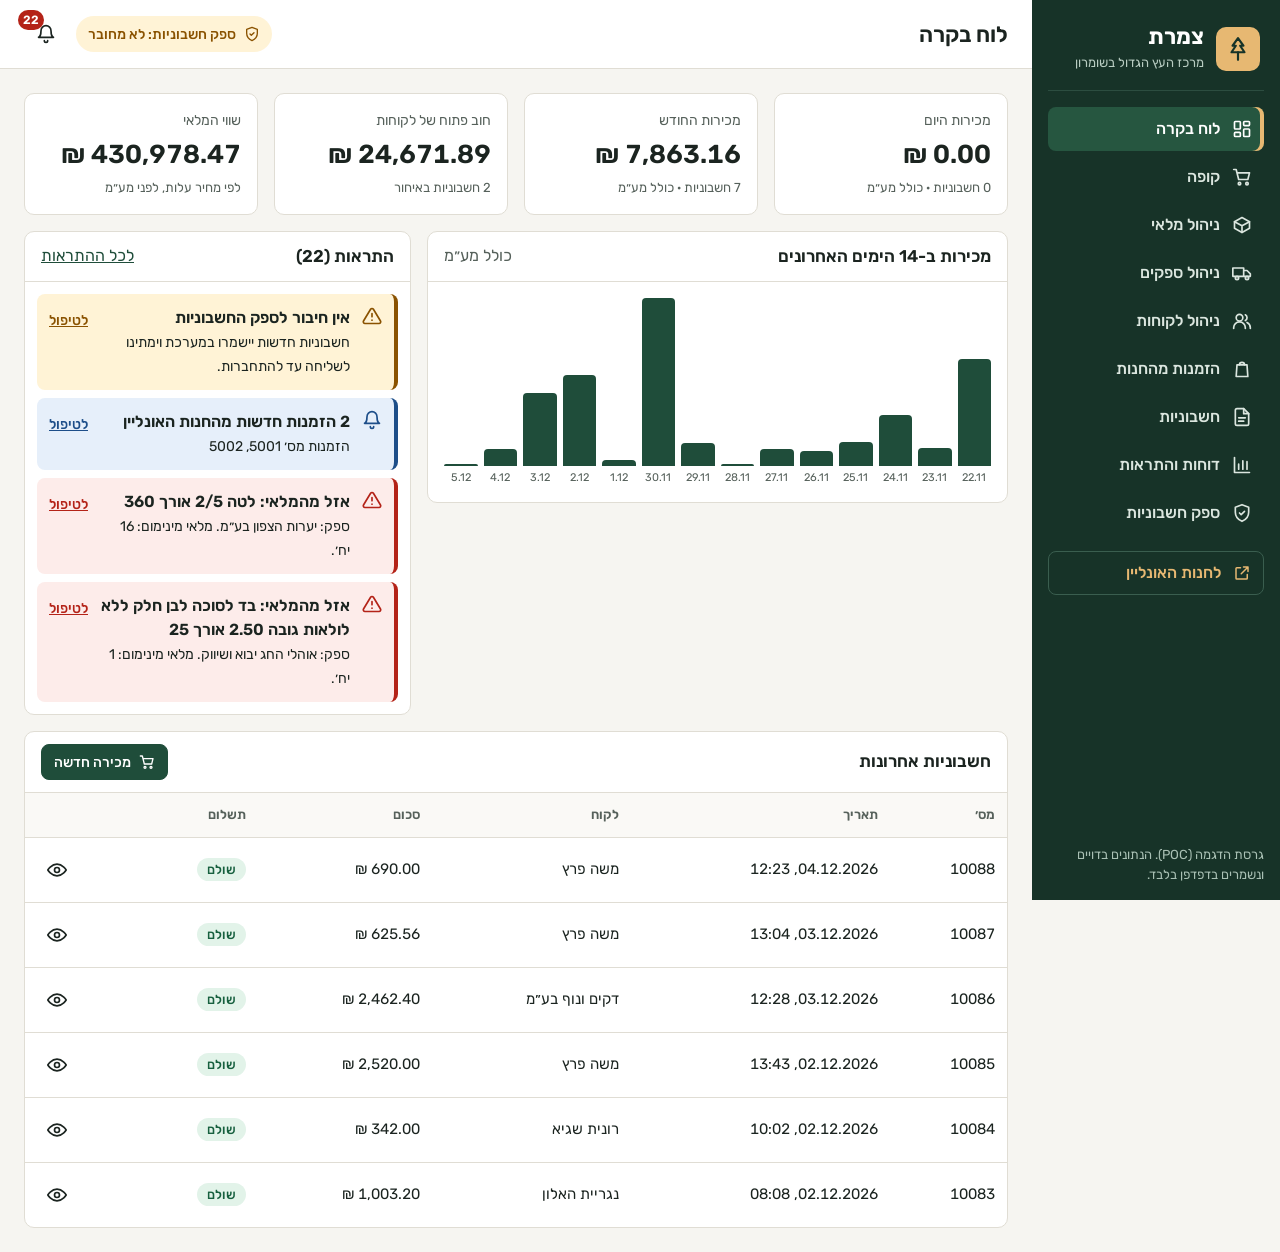
<file: index.html>
<!DOCTYPE html>
<html lang="he" dir="rtl">
<head>
  <meta charset="UTF-8">
  <meta name="viewport" content="width=device-width, initial-scale=1">
  <title>צמרת · מערכת ניהול</title>
  <link rel="preconnect" href="https://fonts.googleapis.com">
  <link rel="preconnect" href="https://fonts.gstatic.com" crossorigin>
  <link href="https://fonts.googleapis.com/css2?family=Rubik:wght@400;500;600;700&display=swap" rel="stylesheet">
  <link rel="stylesheet" href="css/style.css">
</head>
<body>
  <a class="skip-link" href="#view">דילוג לתוכן הראשי</a>

  <aside class="sidebar" id="sidebar">
    <div class="brand">
      <span class="brand-mark" id="brand-mark"></span>
      <div>
        <strong>צמרת</strong>
        <small>מרכז העץ הגדול בשומרון</small>
      </div>
    </div>
    <nav id="nav" aria-label="תפריט ראשי"></nav>
    <a class="store-link" id="store-link" href="store.html" target="_blank" rel="noopener"></a>
    <p class="sidebar-note">גרסת הדגמה (POC). הנתונים בדויים ונשמרים בדפדפן בלבד.</p>
  </aside>
  <div class="backdrop" data-action="toggleNav"></div>

  <div class="main">
    <header class="topbar">
      <button class="icon-btn menu-btn" id="menu-btn" data-action="toggleNav" aria-label="פתיחת התפריט"></button>
      <h1 id="page-title"></h1>
      <div class="topbar-status" id="header-status"></div>
    </header>
    <main id="view" tabindex="-1"></main>
  </div>

  <dialog id="modal" aria-labelledby="modal-title">
    <header class="modal-head">
      <h2 id="modal-title"></h2>
      <button class="icon-btn" id="modal-close" data-action="closeModal" aria-label="סגירה"></button>
    </header>
    <div id="modal-body"></div>
  </dialog>

  <div id="toasts" role="status" aria-live="polite"></div>
  <div id="print-root"></div>

  <script src="js/util.js"></script>
  <script src="js/catalog.js"></script>
  <script src="js/invoice-api.js"></script>
  <script src="js/data.js"></script>
  <script src="js/app.js"></script>
</body>
</html>
</file>
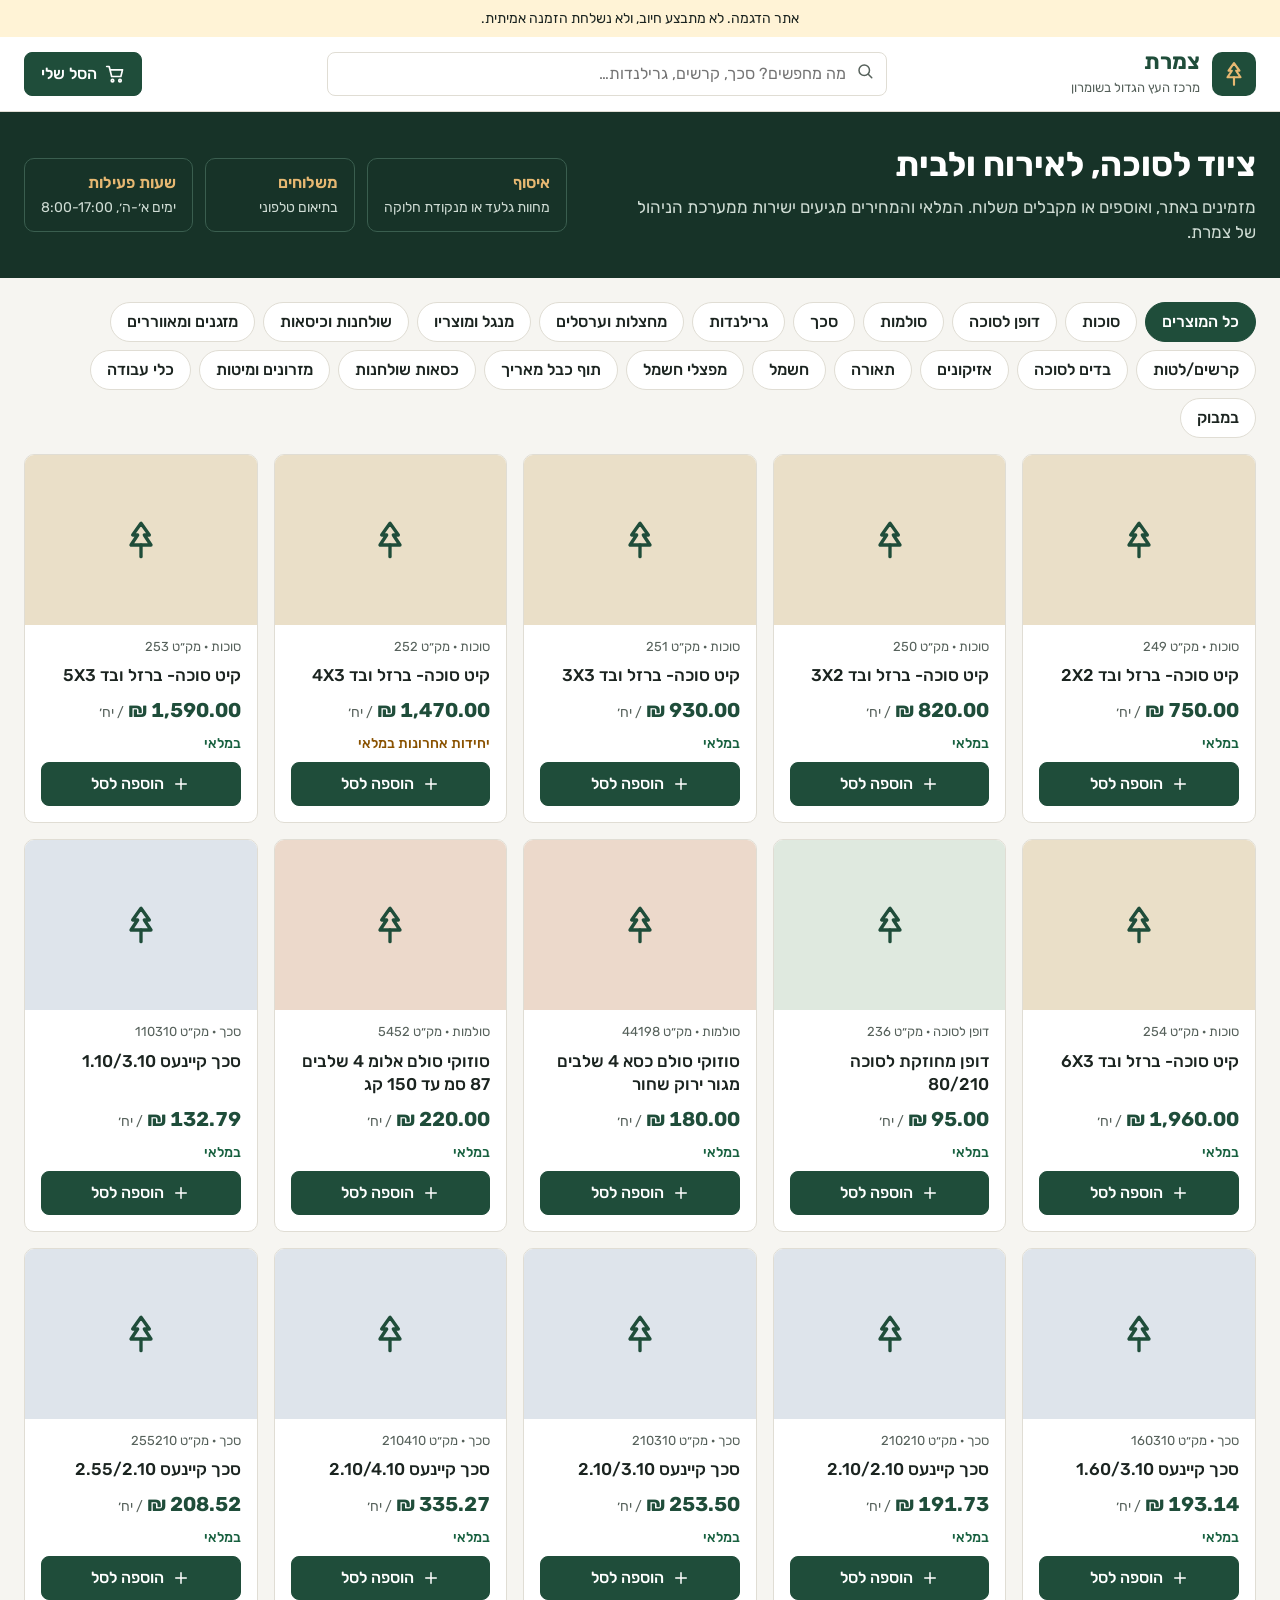
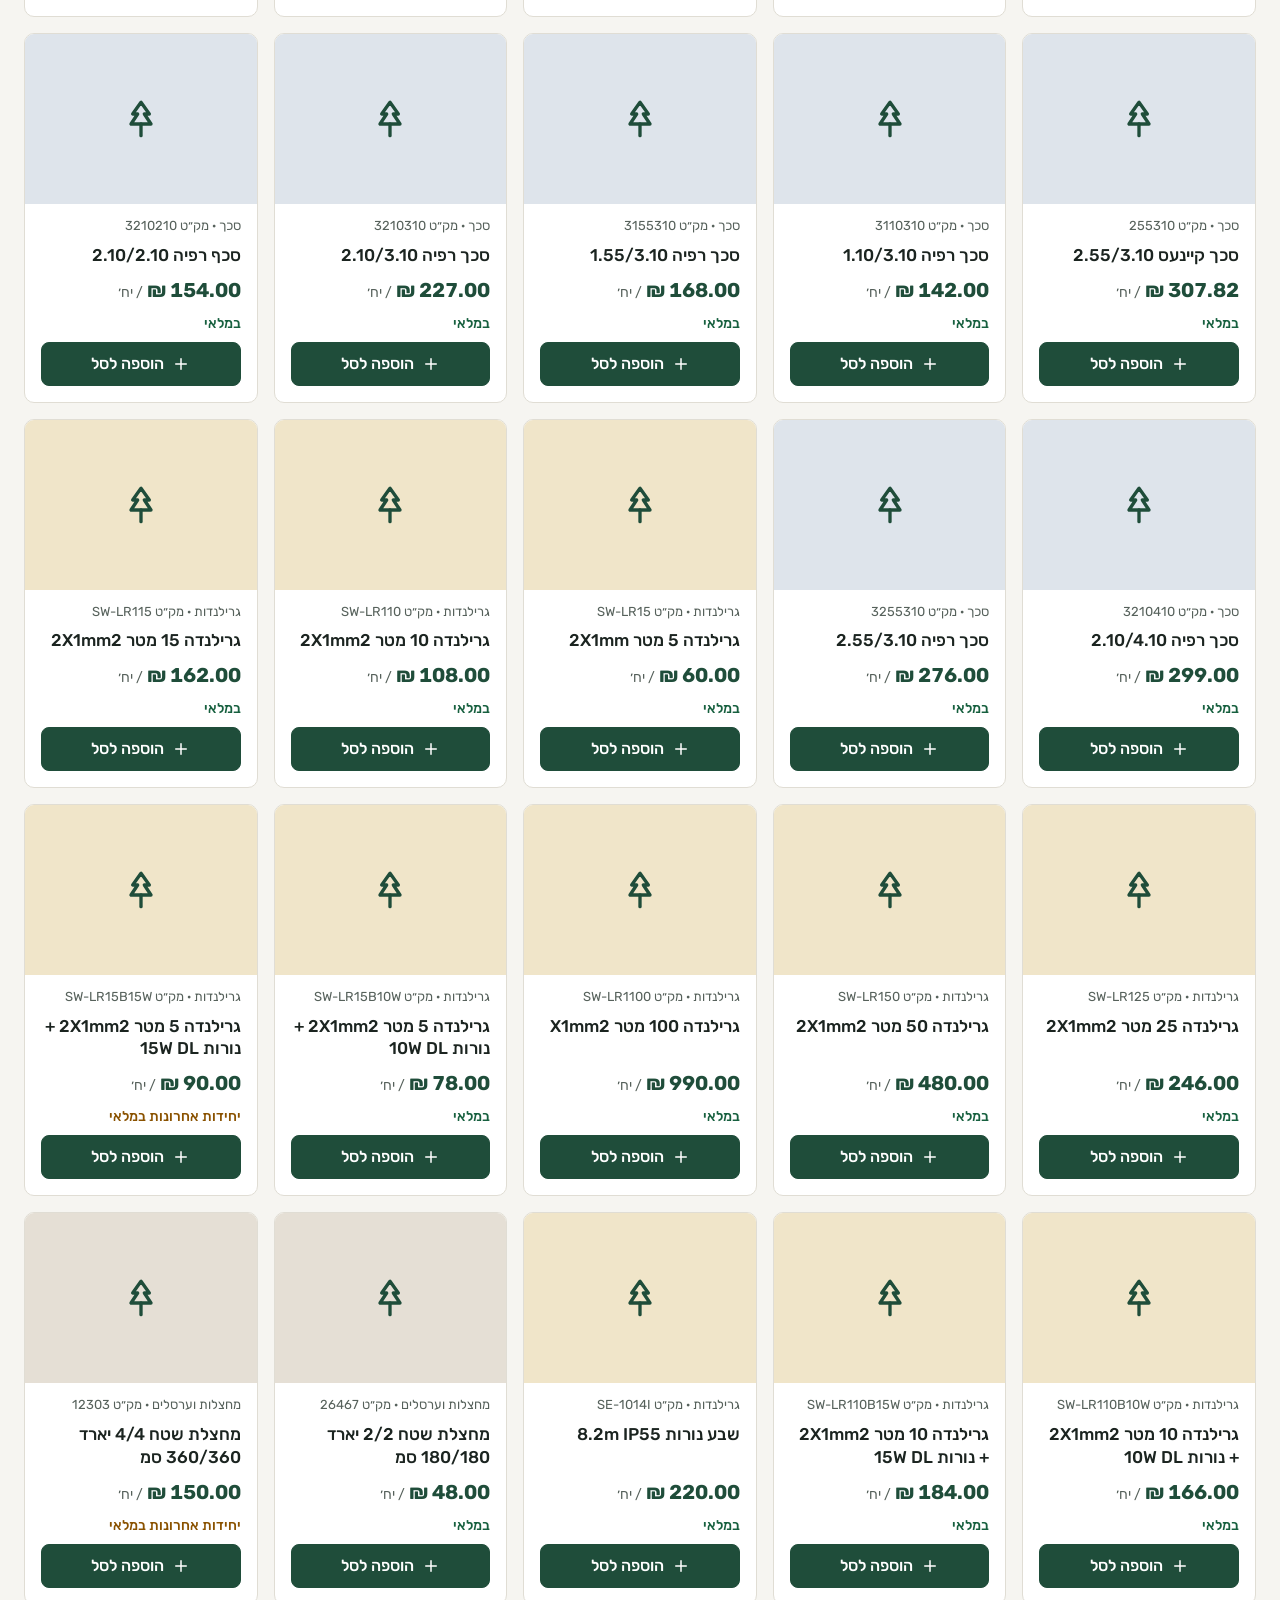
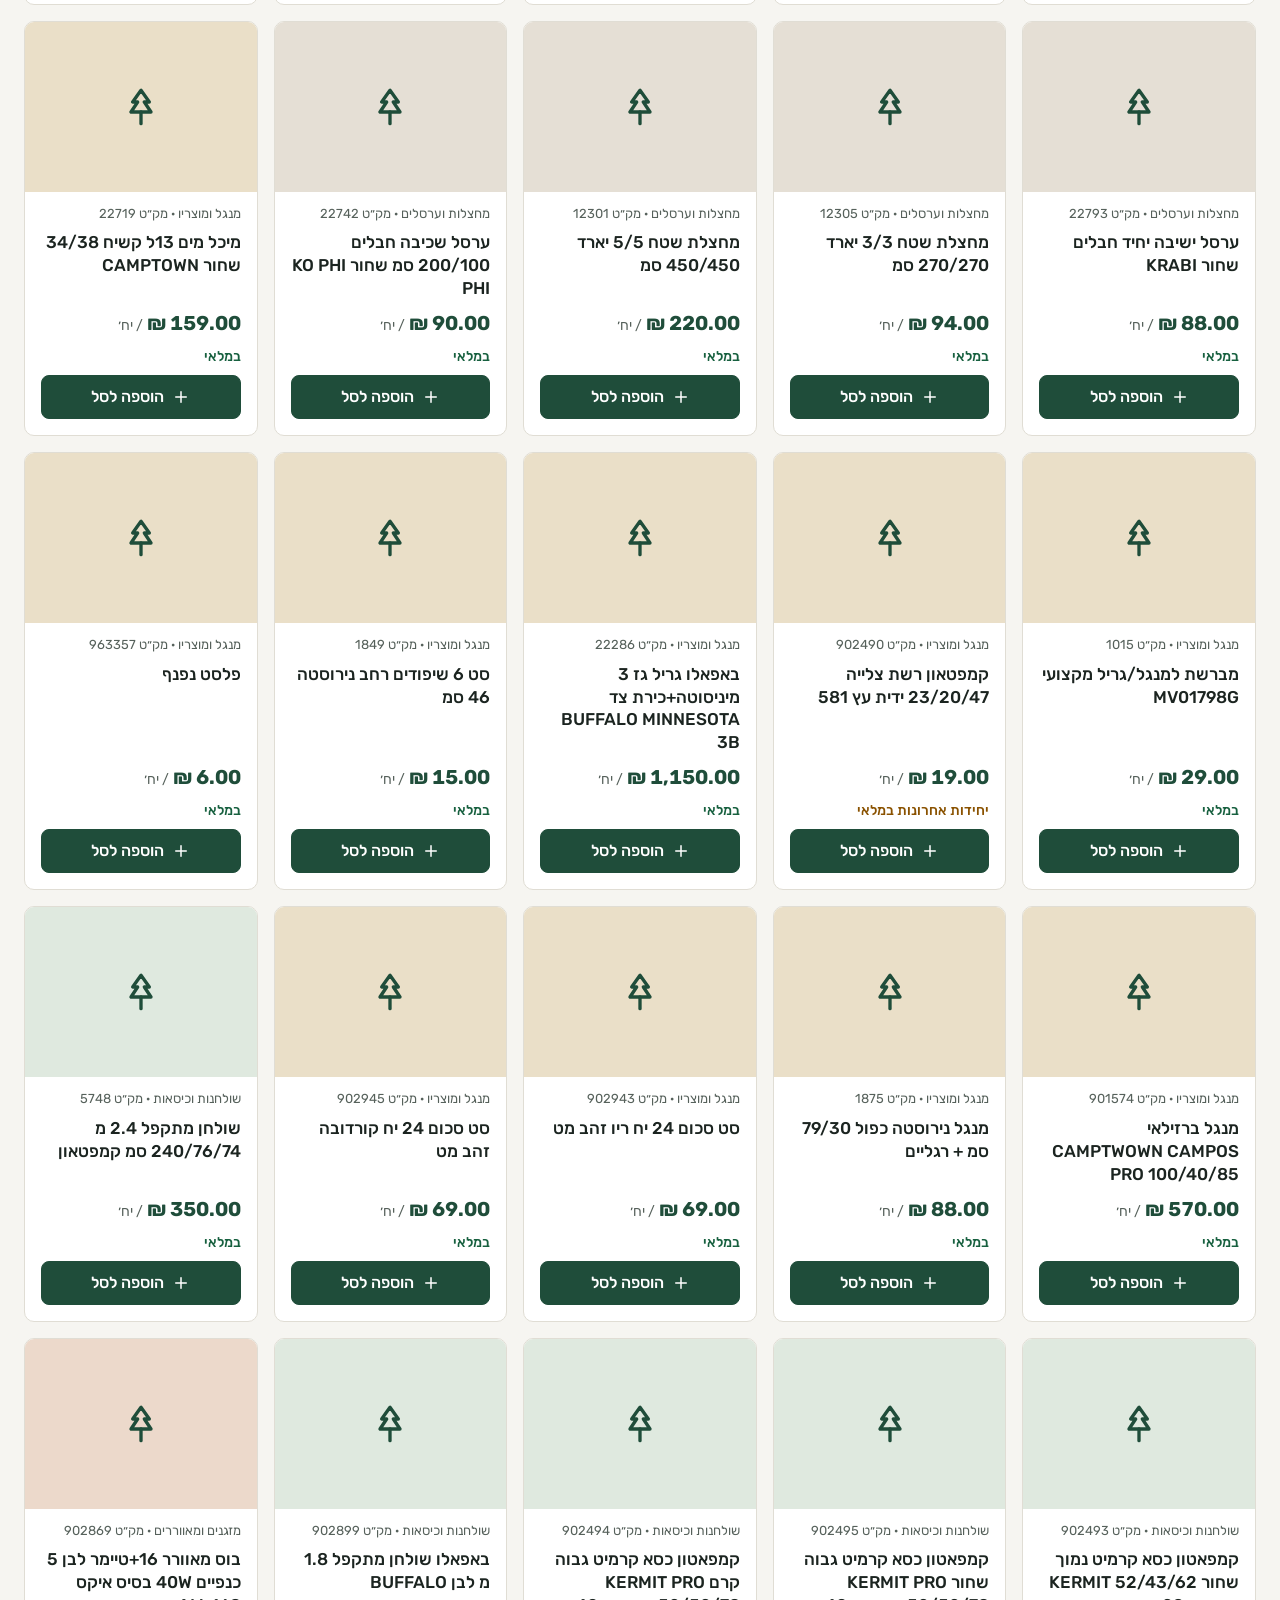
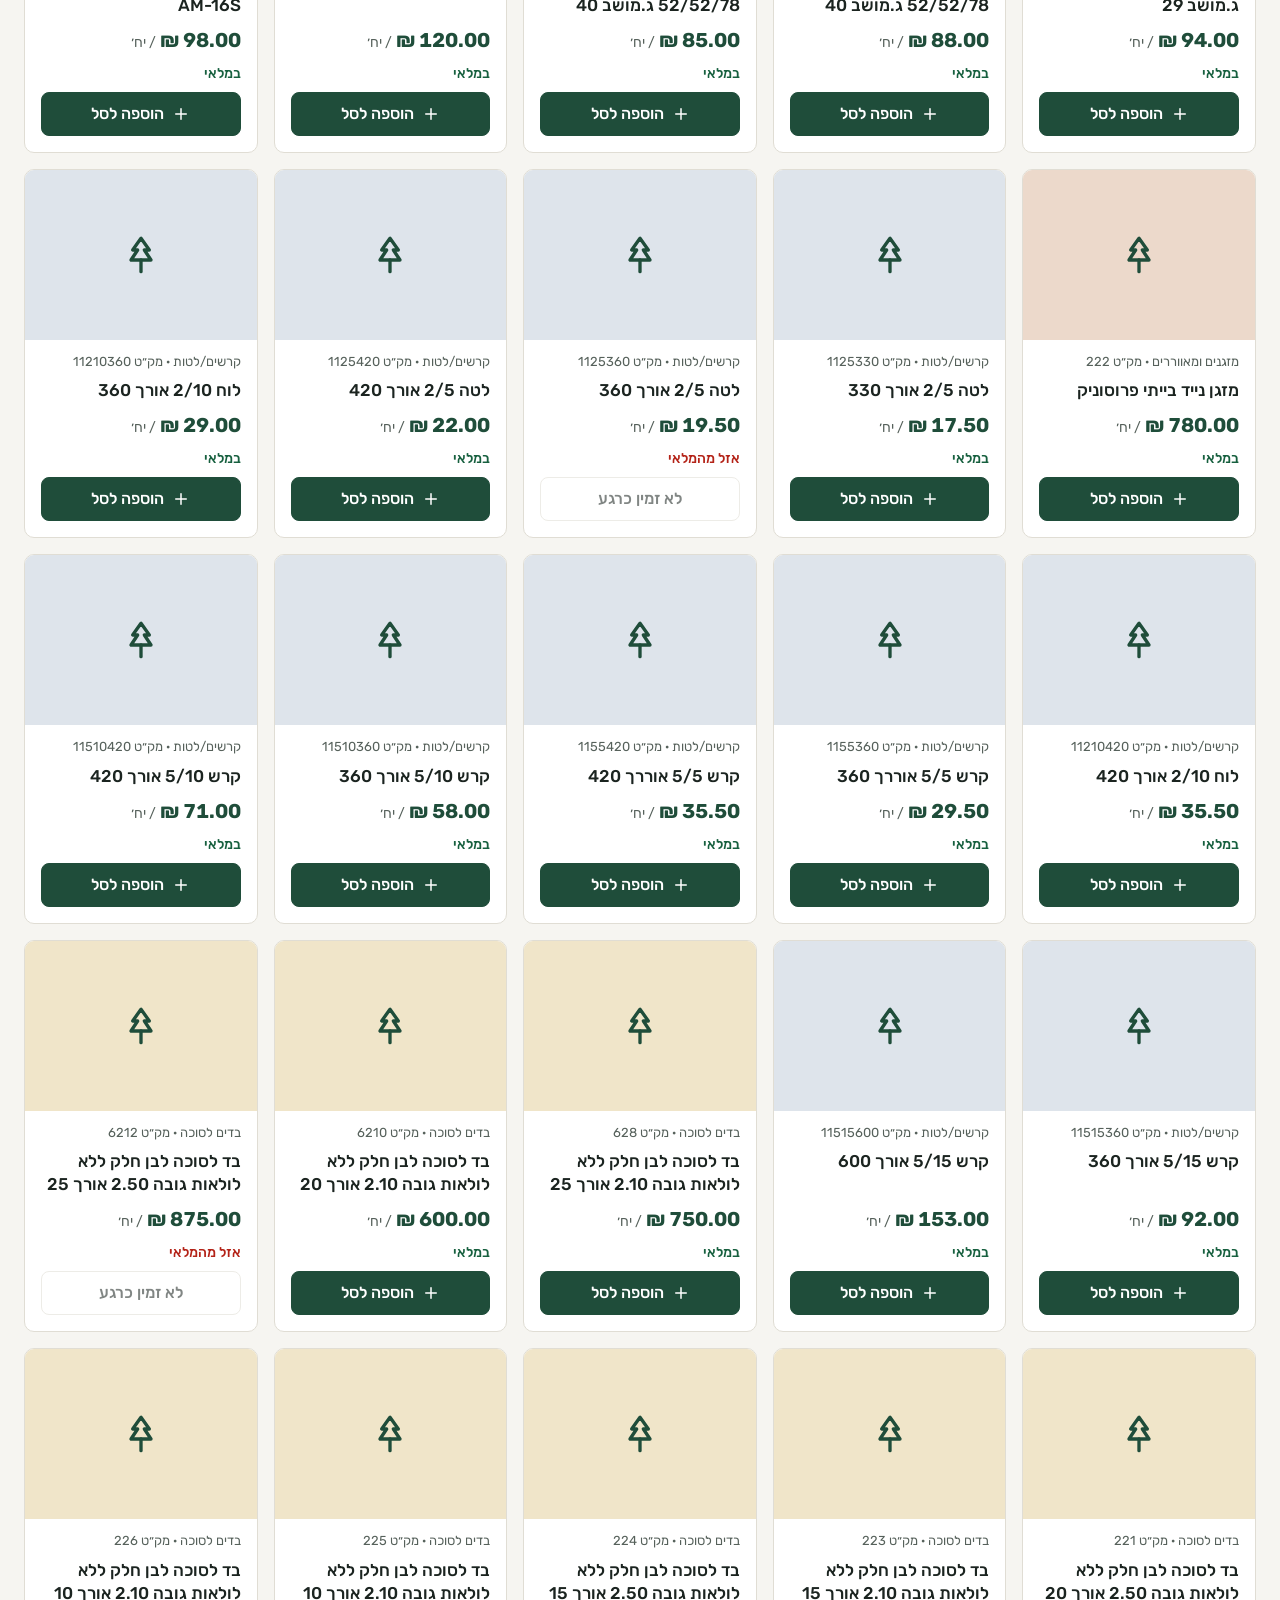
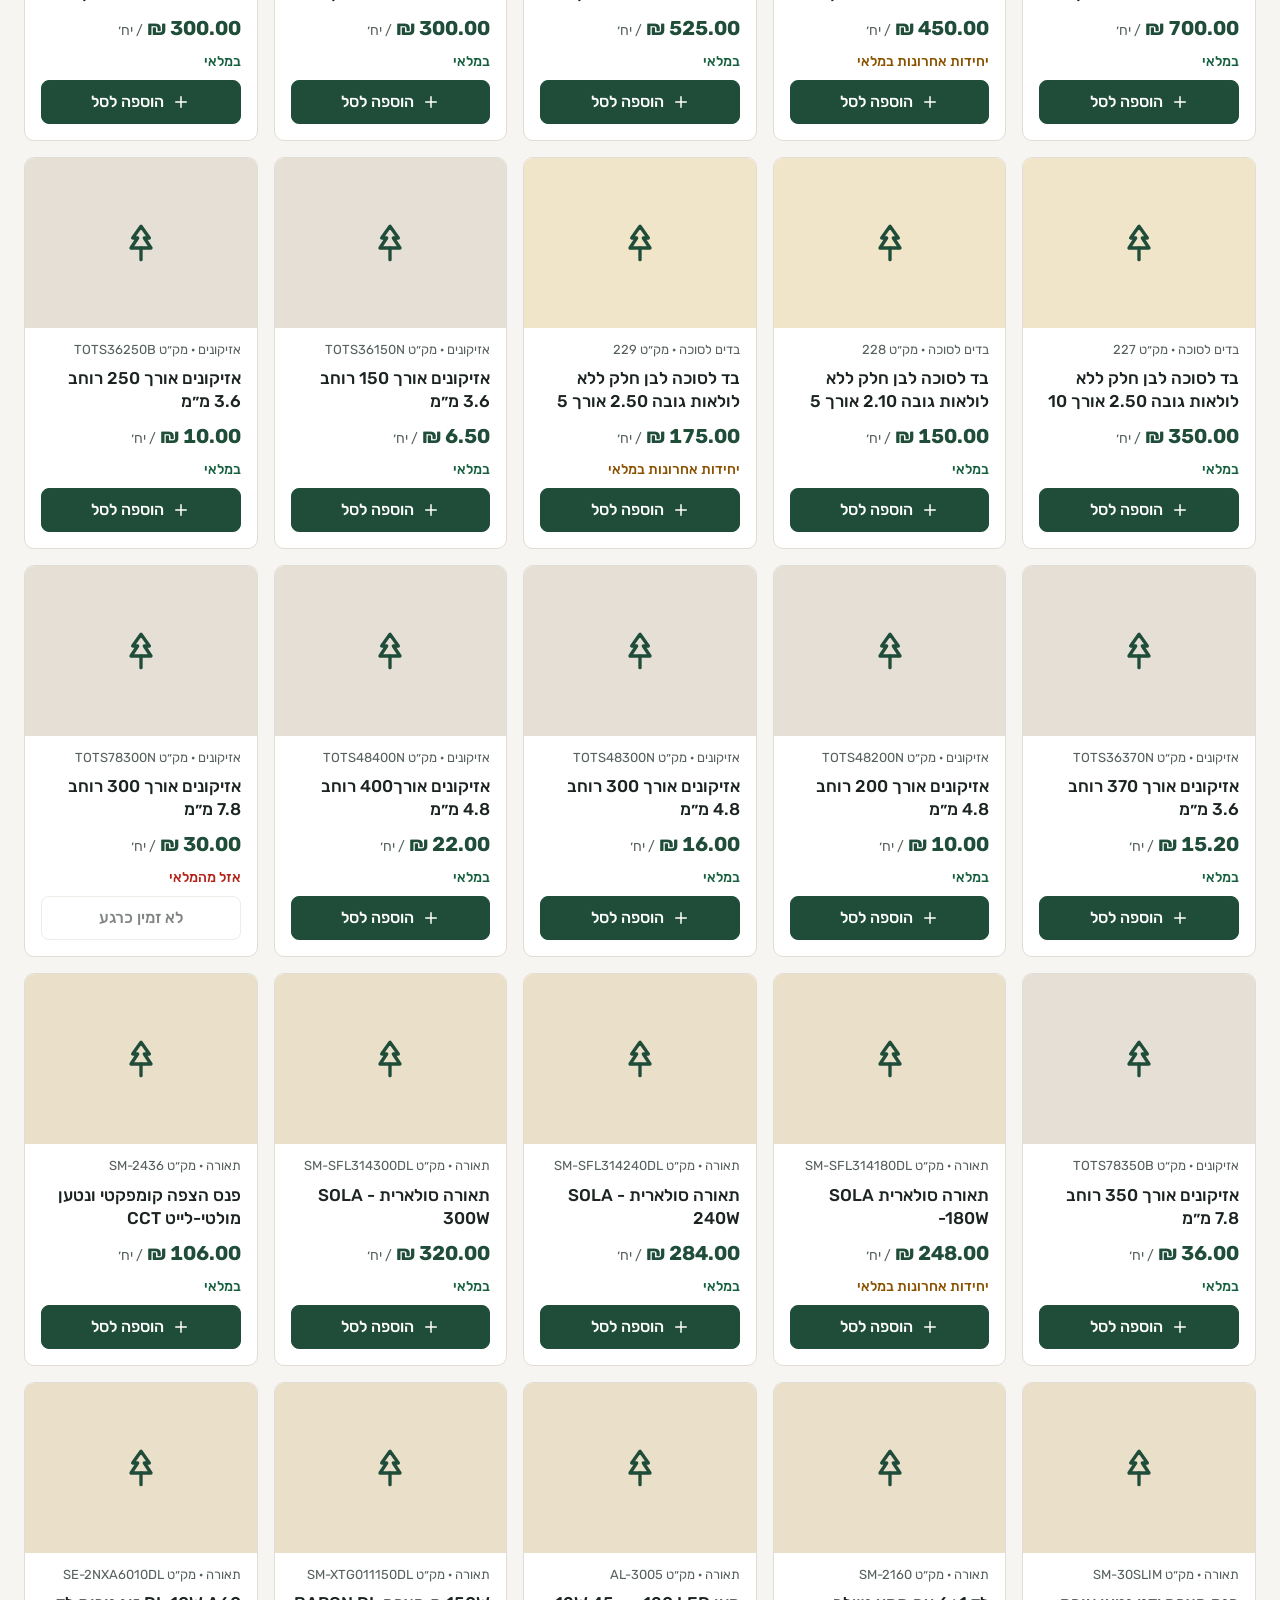
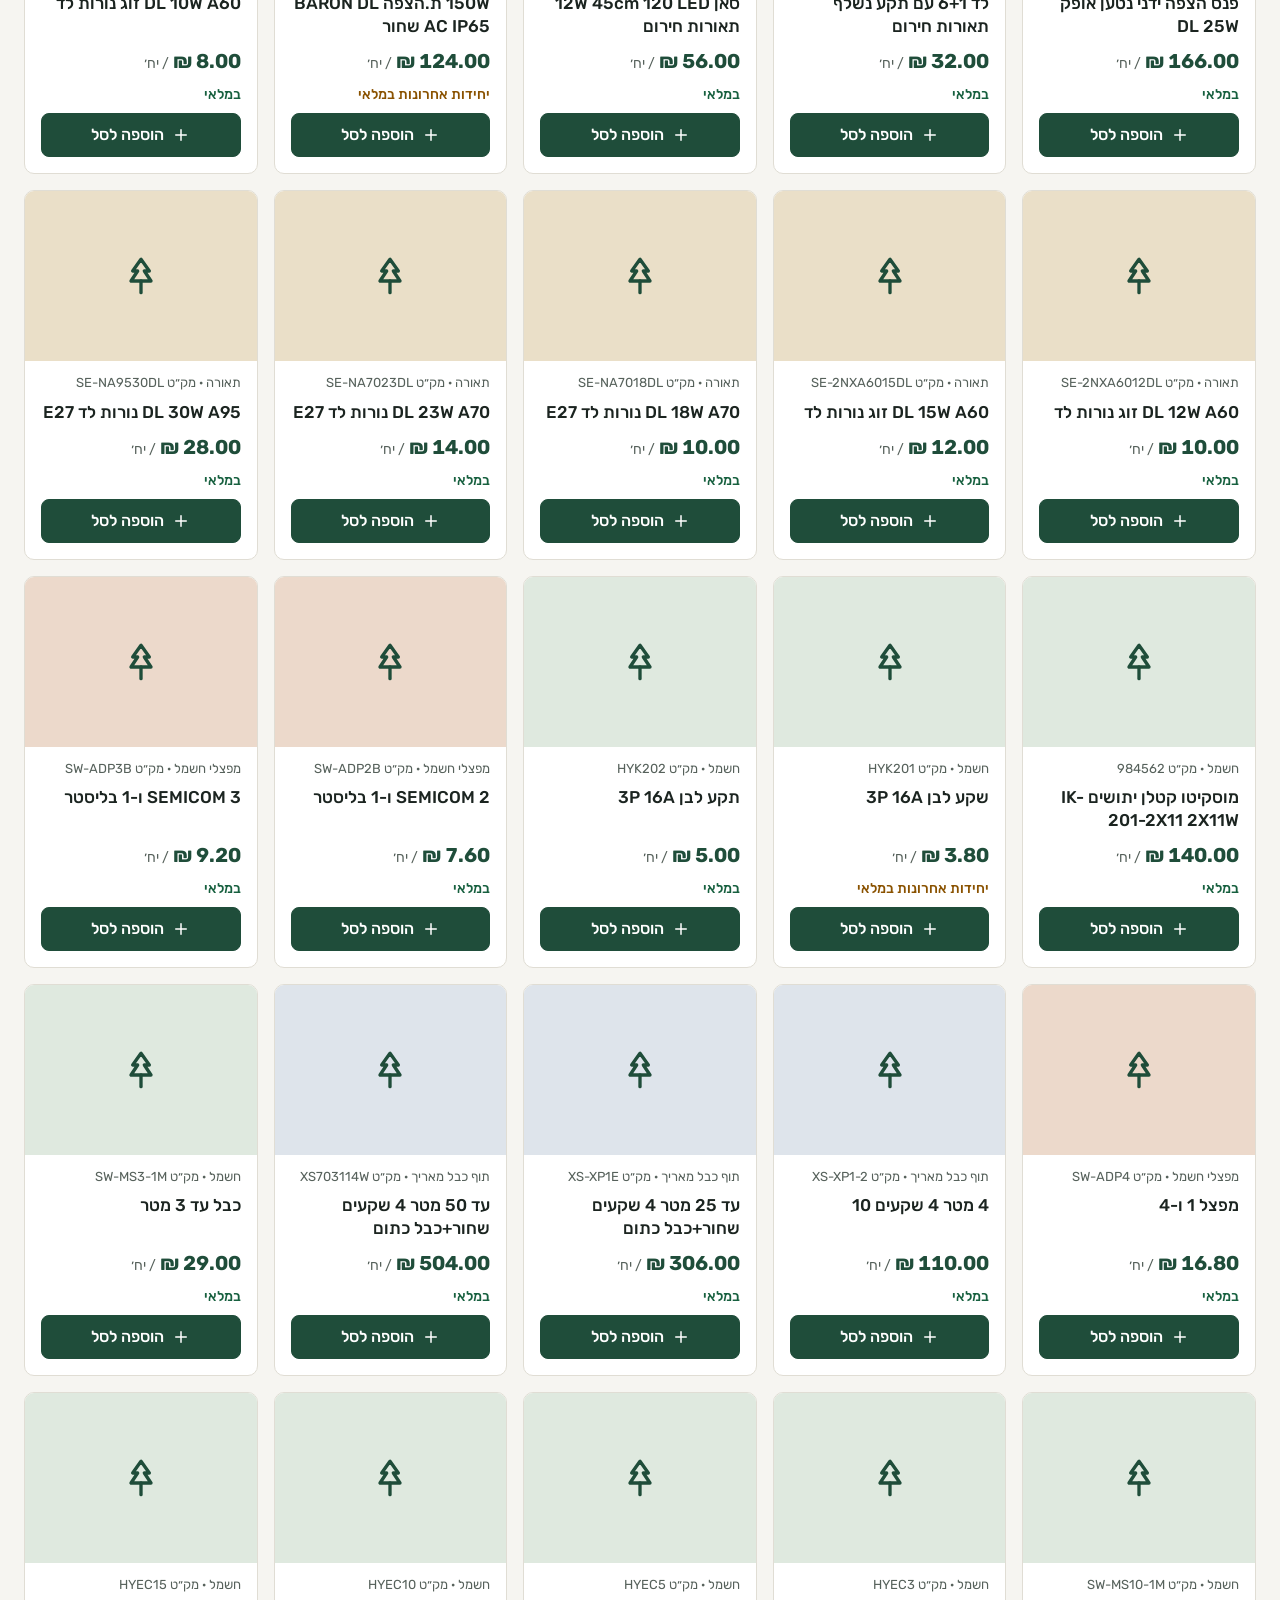
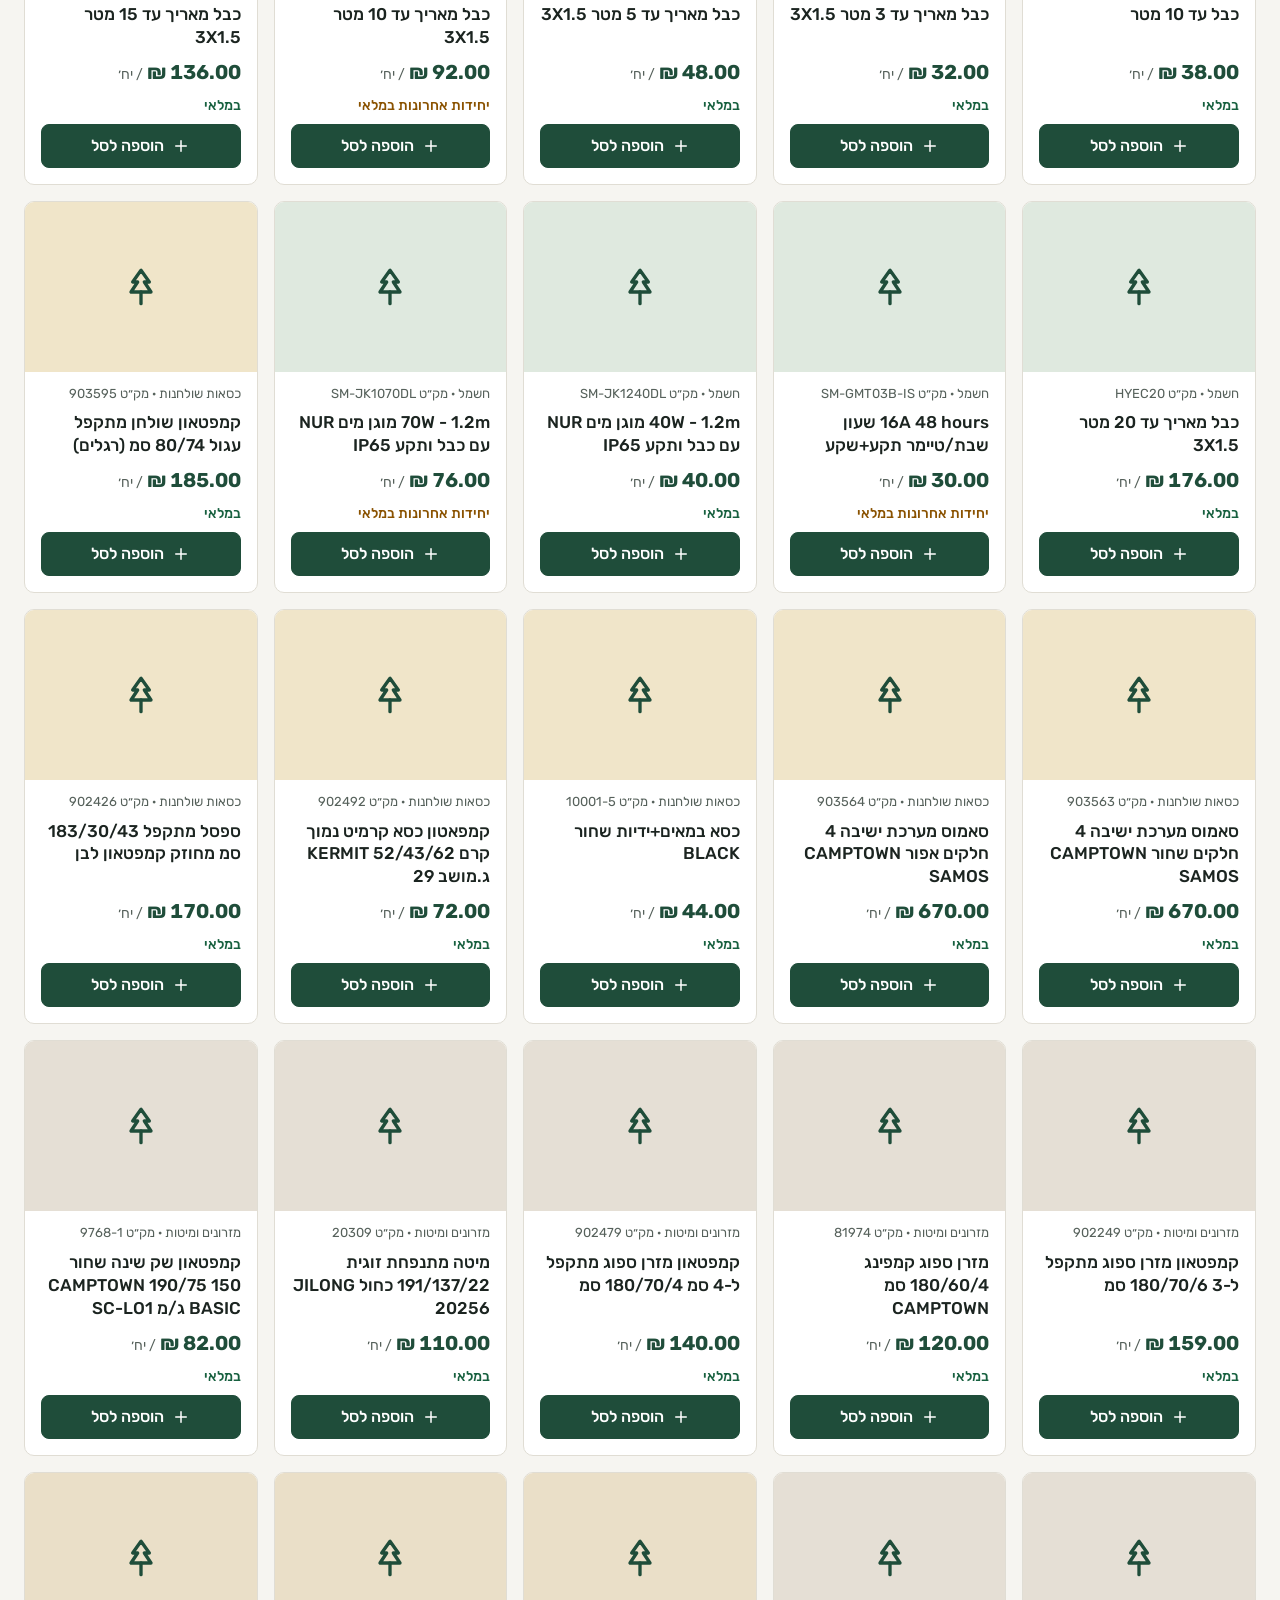
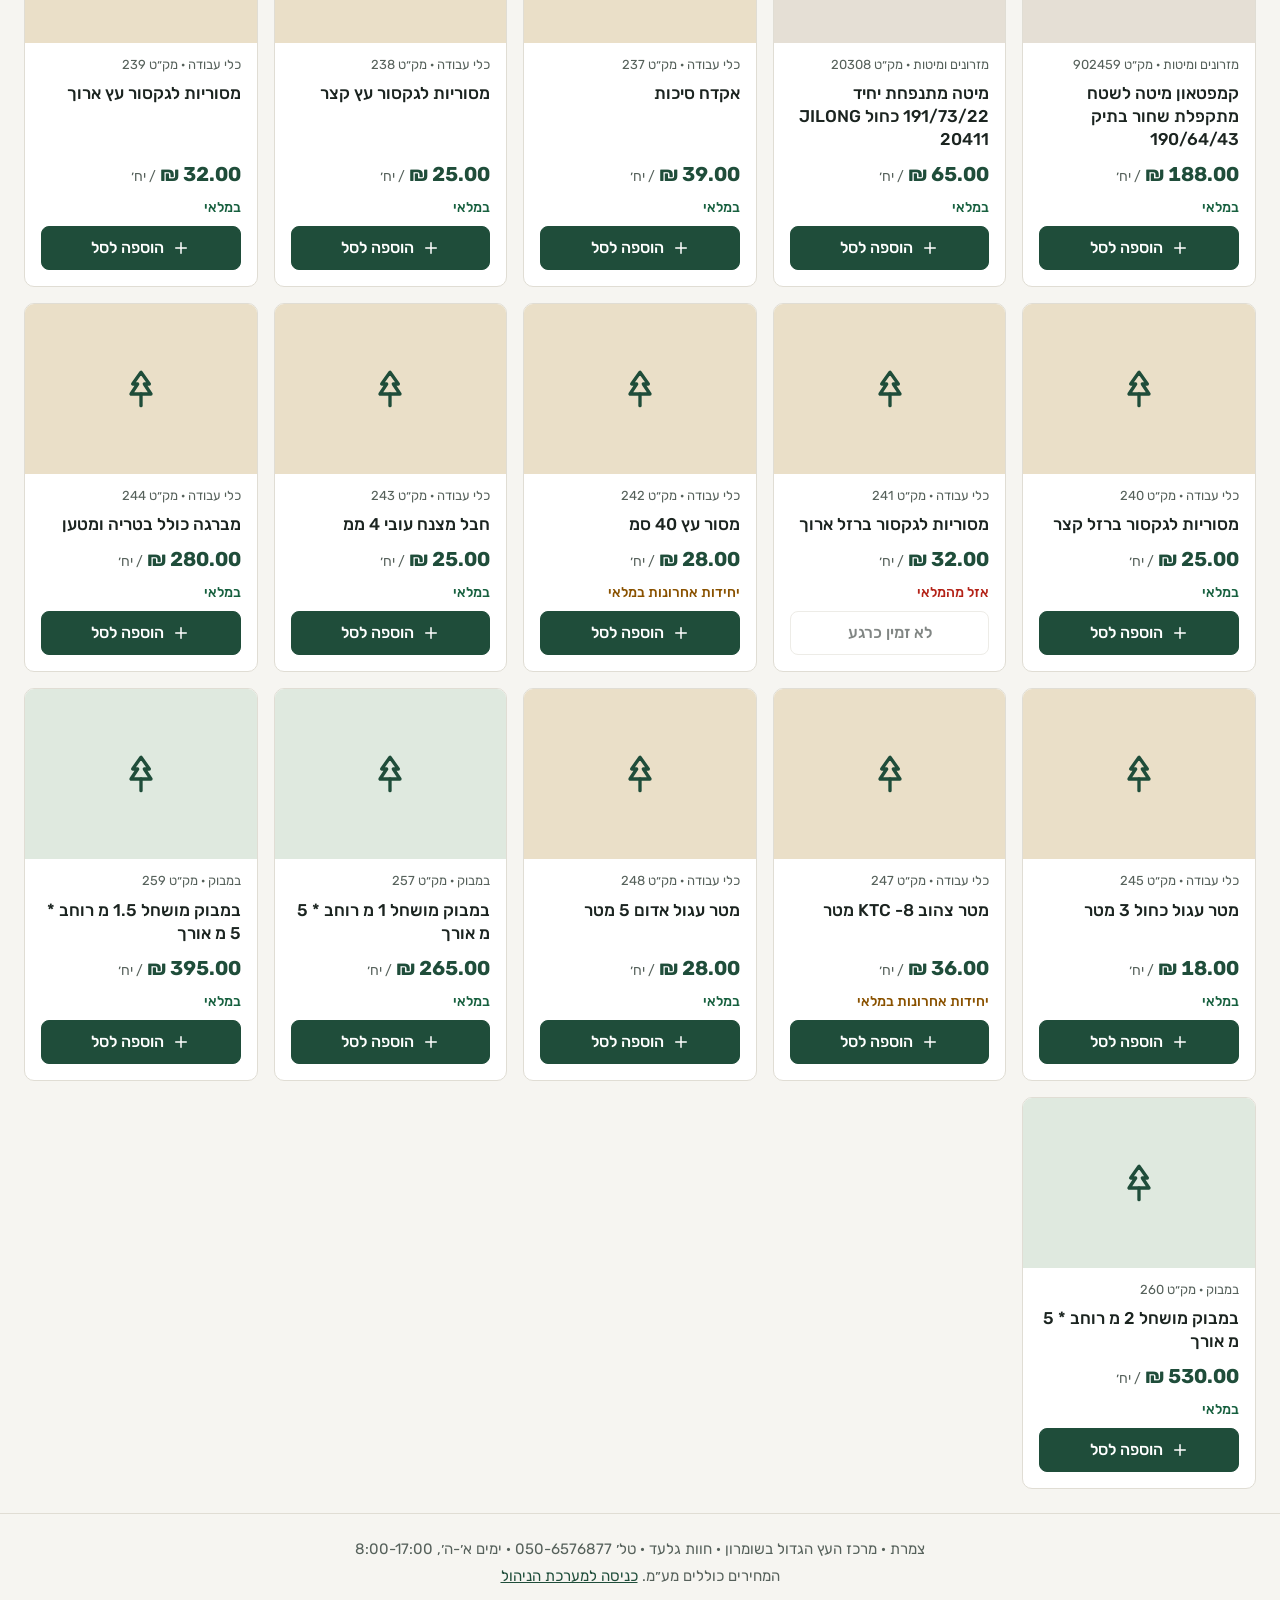
<file: store.html>
<!DOCTYPE html>
<html lang="he" dir="rtl">
<head>
  <meta charset="UTF-8">
  <meta name="viewport" content="width=device-width, initial-scale=1">
  <title>צמרת · החנות האונליין</title>
  <link rel="preconnect" href="https://fonts.googleapis.com">
  <link rel="preconnect" href="https://fonts.gstatic.com" crossorigin>
  <link href="https://fonts.googleapis.com/css2?family=Rubik:wght@400;500;600;700&display=swap" rel="stylesheet">
  <link rel="stylesheet" href="css/style.css">
  <link rel="stylesheet" href="css/storefront.css">
</head>
<body class="shop">
  <a class="skip-link" href="#shop-main">דילוג למוצרים</a>
  <p class="demo-bar">אתר הדגמה. לא מתבצע חיוב, ולא נשלחת הזמנה אמיתית.</p>

  <header class="shop-head">
    <a class="shop-brand" href="store.html">
      <span class="brand-mark" id="brand-mark"></span>
      <span><strong>צמרת</strong><small>מרכז העץ הגדול בשומרון</small></span>
    </a>
    <label class="search grow"><span class="sr-only">חיפוש מוצר</span><span id="search-icon"></span>
      <input type="search" placeholder="מה מחפשים? סכך, קרשים, גרילנדות…" data-input="search"></label>
    <button class="btn btn-primary cart-btn" data-action="openCart" id="cart-btn"></button>
  </header>

  <section class="hero">
    <div>
      <h1>ציוד לסוכה, לאירוח ולבית</h1>
      <p>מזמינים באתר, ואוספים או מקבלים משלוח. המלאי והמחירים מגיעים ישירות ממערכת הניהול של צמרת.</p>
    </div>
    <ul class="hero-facts">
      <li><b>איסוף</b><span>מחוות גלעד או מנקודת חלוקה</span></li>
      <li><b>משלוחים</b><span>בתיאום טלפוני</span></li>
      <li><b>שעות פעילות</b><span>ימים א׳-ה׳, 8:00-17:00</span></li>
    </ul>
  </section>

  <main id="shop-main" tabindex="-1">
    <div class="chips" id="shop-cats" role="group" aria-label="סינון לפי קטגוריה"></div>
    <div class="shop-grid" id="shop-grid"></div>
  </main>

  <footer class="shop-foot">
    <p id="shop-contact"></p>
    <p>המחירים כוללים מע״מ. <a href="index.html">כניסה למערכת הניהול</a></p>
  </footer>

  <dialog id="modal" aria-labelledby="modal-title">
    <header class="modal-head">
      <h2 id="modal-title"></h2>
      <button class="icon-btn" id="modal-close" data-action="closeModal" aria-label="סגירה"></button>
    </header>
    <div id="modal-body"></div>
  </dialog>
  <div id="toasts" role="status" aria-live="polite"></div>

  <script src="js/util.js"></script>
  <script src="js/catalog.js"></script>
  <script src="js/invoice-api.js"></script>
  <script src="js/data.js"></script>
  <script src="js/storefront.js"></script>
</body>
</html>
</file>
<file: css/style.css>
/* Tzameret CRM. Flat design, forest green + wood accent, RTL. */
:root {
  --bg: #f6f5f1;
  --surface: #ffffff;
  --surface-2: #f0eee8;
  --ink: #1b2420;
  --muted: #56615b;
  --line: #e0ddd4;
  --primary: #1f4d3a;
  --primary-hover: #17392b;
  --on-primary: #ffffff;
  --accent: #9a5210;
  --side-bg: #173328;
  --side-ink: #dbe6df;
  --side-active: #265640;
  --danger: #b42318;
  --danger-bg: #fdecea;
  --warn: #8a5200;
  --warn-bg: #fff3d6;
  --ok: #17603f;
  --ok-bg: #e2f3e9;
  --info: #1d4e89;
  --info-bg: #e6effa;
  --radius: 10px;
  --s1: 4px; --s2: 8px; --s3: 12px; --s4: 16px; --s5: 24px; --s6: 32px;
  --font: 'Rubik', 'Heebo', 'Arial Hebrew', system-ui, Arial, sans-serif;
}

* { box-sizing: border-box; }
html { font-size: 16px; }
body {
  margin: 0; font-family: var(--font); color: var(--ink); background: var(--bg);
  line-height: 1.5; display: flex; min-height: 100vh;
}
h1, h2, h3, p { margin: 0; }
a { color: var(--primary); }
button, input, select, textarea { font: inherit; color: inherit; }
button { cursor: pointer; }
button:disabled { cursor: not-allowed; opacity: 0.55; }
:focus-visible { outline: 3px solid #e0932f; outline-offset: 2px; border-radius: 4px; }
.icon { flex: none; }
.sr-only { position: absolute; width: 1px; height: 1px; overflow: hidden; clip: rect(0 0 0 0); white-space: nowrap; }
.num { font-variant-numeric: tabular-nums; white-space: nowrap; }
.muted { color: var(--muted); }
.skip-link { position: absolute; inset-inline-start: var(--s2); top: -60px; background: var(--primary); color: #fff; padding: var(--s2) var(--s4); border-radius: 6px; z-index: 100; }
.skip-link:focus { top: var(--s2); }

/* ---------- Sidebar ---------- */
.sidebar {
  width: 248px; flex: none; background: var(--side-bg); color: var(--side-ink);
  display: flex; flex-direction: column; padding: var(--s4); gap: var(--s4);
  position: sticky; top: 0; height: 100vh; overflow-y: auto;
}
.brand { display: flex; align-items: center; gap: var(--s3); padding: var(--s2) var(--s1) var(--s4); border-bottom: 1px solid #2c4d40; }
.brand-mark { width: 44px; height: 44px; border-radius: 10px; background: #e7b872; color: #173328; display: grid; place-items: center; flex: none; }
.brand strong { display: block; font-size: 1.375rem; font-weight: 700; color: #fff; line-height: 1.2; }
.brand small { font-size: 0.8125rem; color: #b9cdc2; }
#nav { display: flex; flex-direction: column; gap: var(--s1); }
#nav a {
  display: flex; align-items: center; gap: var(--s3); min-height: 44px; padding: var(--s2) var(--s3);
  color: var(--side-ink); text-decoration: none; border-radius: 8px; font-weight: 500; transition: background-color 150ms ease;
}
#nav a:hover { background: #1f4234; }
#nav a[aria-current='page'] { background: var(--side-active); color: #fff; box-shadow: inset -4px 0 0 #e7b872; }
.store-link { display: flex; align-items: center; gap: var(--s3); min-height: 44px; padding: var(--s2) var(--s3); border: 1px solid #3a5e4f; border-radius: 8px; color: #e7b872; text-decoration: none; font-weight: 500; transition: background-color 150ms ease; }
.store-link:hover { background: #1f4234; }
.sidebar-note { margin-top: auto; font-size: 0.8125rem; color: #a9c0b4; }
.backdrop { display: none; }

/* ---------- Main ---------- */
.main { flex: 1; min-width: 0; display: flex; flex-direction: column; }
.topbar {
  display: flex; align-items: center; gap: var(--s3); padding: var(--s3) var(--s5);
  background: var(--surface); border-bottom: 1px solid var(--line); position: sticky; top: 0; z-index: 5;
}
.topbar h1 { font-size: 1.375rem; font-weight: 600; }
.topbar-status { margin-inline-start: auto; display: flex; align-items: center; gap: var(--s2); }
.icon-btn.menu-btn { display: none; }
#view { padding: var(--s5); display: flex; flex-direction: column; gap: var(--s4); outline: none; min-width: 0; }
#view > *, .grid-2 > *, .grid-even > * { min-width: 0; }

/* ---------- Components ---------- */
.card { background: var(--surface); border: 1px solid var(--line); border-radius: var(--radius); }
.card-pad { padding: var(--s4); }
.card-head { display: flex; align-items: center; justify-content: space-between; gap: var(--s3); padding: var(--s3) var(--s4); border-bottom: 1px solid var(--line); flex-wrap: wrap; }
.card-head h2 { font-size: 1.0625rem; font-weight: 600; }

.btn {
  display: inline-flex; align-items: center; justify-content: center; gap: var(--s2); min-height: 44px;
  padding: var(--s2) var(--s4); border-radius: 8px; border: 1px solid var(--line); background: var(--surface);
  font-weight: 500; text-decoration: none; color: var(--ink); transition: background-color 150ms ease, border-color 150ms ease;
}
.btn:hover:not(:disabled) { background: var(--surface-2); }
.btn-primary { background: var(--primary); border-color: var(--primary); color: var(--on-primary); }
.btn-primary:hover:not(:disabled) { background: var(--primary-hover); }
.btn-danger { background: var(--danger); border-color: var(--danger); color: #fff; }
.btn-danger:hover:not(:disabled) { background: #8f1c13; }
.btn-lg { min-height: 56px; font-size: 1.125rem; font-weight: 600; width: 100%; }
.btn-sm { min-height: 36px; padding: var(--s1) var(--s3); font-size: 0.875rem; }
.icon-btn {
  display: inline-grid; place-items: center; width: 44px; height: 44px; border-radius: 8px; border: 0;
  background: transparent; color: var(--ink); position: relative; text-decoration: none; transition: background-color 150ms ease;
}
.icon-btn:hover:not(:disabled) { background: var(--surface-2); }
.icon-btn.danger { color: var(--danger); }
.bell b {
  position: absolute; top: -2px; inset-inline-end: -6px; min-width: 20px; height: 20px; padding: 0 5px; border-radius: 10px;
  background: var(--danger); color: #fff; font-size: 0.75rem; font-weight: 600; display: grid; place-items: center;
}
.chip { display: inline-flex; align-items: center; gap: var(--s2); min-height: 36px; padding: var(--s1) var(--s3); border-radius: 18px; font-size: 0.875rem; font-weight: 500; text-decoration: none; }
.chip-ok { background: var(--ok-bg); color: var(--ok); }
.chip-warn { background: var(--warn-bg); color: var(--warn); }

.badge { display: inline-block; padding: 2px 10px; border-radius: 12px; font-size: 0.8125rem; font-weight: 500; white-space: nowrap; }
.badge-ok { background: var(--ok-bg); color: var(--ok); }
.badge-warn { background: var(--warn-bg); color: var(--warn); }
.badge-danger { background: var(--danger-bg); color: var(--danger); }
.badge-info { background: var(--info-bg); color: var(--info); }
.badge-muted { background: var(--surface-2); color: var(--muted); }

.toolbar { display: flex; align-items: center; gap: var(--s3); flex-wrap: wrap; }
.toolbar .spacer { flex: 1; }
.search { display: flex; align-items: center; gap: var(--s2); background: var(--surface); border: 1px solid var(--line); border-radius: 8px; padding: 0 var(--s3); min-height: 44px; min-width: 260px; color: var(--muted); }
.search.grow { flex: 1; }
.search:focus-within { border-color: var(--primary); box-shadow: 0 0 0 2px #1f4d3a33; }
.search input { border: 0; outline: 0; background: transparent; flex: 1; min-width: 0; color: var(--ink); min-height: 40px; }
select, .input {
  min-height: 44px; padding: var(--s2) var(--s3); border: 1px solid var(--line); border-radius: 8px; background: var(--surface); max-width: 100%;
}
.check { display: inline-flex; align-items: center; gap: var(--s2); min-height: 44px; cursor: pointer; }
.check input { width: 18px; height: 18px; accent-color: var(--primary); }

/* ---------- Tables ---------- */
.table-wrap { overflow-x: auto; position: relative; }
table { width: 100%; border-collapse: collapse; font-size: 0.9375rem; }
th, td { padding: var(--s3) var(--s3); text-align: start; border-bottom: 1px solid var(--line); vertical-align: middle; }
th { font-size: 0.8125rem; font-weight: 600; color: var(--muted); background: #faf9f6; white-space: nowrap; }
tbody tr:last-child td { border-bottom: 0; }
tbody tr:hover { background: #fbfaf7; }
td.actions { white-space: nowrap; text-align: end; }
td.actions .icon-btn { width: 40px; height: 40px; }
td small { display: block; color: var(--muted); font-size: 0.8125rem; }
.empty { padding: var(--s6); text-align: center; color: var(--muted); }

/* ---------- Dashboard ---------- */
.kpis { display: grid; grid-template-columns: repeat(auto-fit, minmax(190px, 1fr)); gap: var(--s4); }
.kpi { padding: var(--s4); display: flex; flex-direction: column; gap: var(--s1); }
.kpi span { color: var(--muted); font-size: 0.875rem; }
.kpi strong { font-size: 1.625rem; font-weight: 600; font-variant-numeric: tabular-nums; }
.kpi small { color: var(--muted); font-size: 0.8125rem; }
.grid-2 { display: grid; grid-template-columns: minmax(0, 3fr) minmax(0, 2fr); gap: var(--s4); align-items: start; }
.grid-even { display: grid; grid-template-columns: repeat(auto-fit, minmax(320px, 1fr)); gap: var(--s4); align-items: start; }

.bars { display: flex; align-items: flex-end; gap: 6px; height: 220px; padding: var(--s4); }
.bar-col { flex: 1; min-width: 0; height: 100%; display: flex; flex-direction: column; gap: var(--s1); align-items: center; }
.bar-track { flex: 1; width: 100%; display: flex; align-items: flex-end; }
.bar { width: 100%; min-height: 2px; background: var(--primary); border-radius: 4px 4px 0 0; transition: background-color 150ms ease; }
.bar-col:hover .bar { background: var(--accent); }
.bar-col span { font-size: 0.6875rem; color: var(--muted); white-space: nowrap; }

.hbars { display: flex; flex-direction: column; gap: var(--s3); padding: var(--s4); }
.hbar { display: grid; grid-template-columns: 130px 1fr auto; gap: var(--s3); align-items: center; font-size: 0.9375rem; }
.hbar-track { background: var(--surface-2); border-radius: 4px; height: 14px; overflow: hidden; }
.hbar-fill { height: 100%; background: var(--primary); border-radius: 4px; }

.alerts { list-style: none; margin: 0; padding: var(--s3); display: flex; flex-direction: column; gap: var(--s2); }
.alert { display: flex; align-items: flex-start; gap: var(--s3); padding: var(--s3); border-radius: 8px; border-inline-start: 4px solid; }
.alert div { flex: 1; min-width: 0; }
.alert strong { display: block; font-weight: 600; }
.alert span { font-size: 0.875rem; }
.alert a { font-size: 0.875rem; font-weight: 500; white-space: nowrap; color: inherit; padding: var(--s1) 0; }
.alert-danger { background: var(--danger-bg); color: var(--danger); border-color: var(--danger); }
.alert-warn { background: var(--warn-bg); color: var(--warn); border-color: var(--warn); }
.alert-info { background: var(--info-bg); color: var(--info); border-color: var(--info); }
.alert span, .alert strong { color: var(--ink); }

/* ---------- POS ---------- */
.pos { display: grid; grid-template-columns: minmax(0, 1fr) 480px; gap: var(--s4); align-items: start; }
.pos-products { display: flex; flex-direction: column; gap: var(--s3); min-width: 0; }
.chips { display: flex; gap: var(--s2); flex-wrap: wrap; }
.chip-btn { min-height: 40px; padding: var(--s1) var(--s4); border-radius: 20px; border: 1px solid var(--line); background: var(--surface); font-weight: 500; transition: background-color 150ms ease; }
.chip-btn:hover { background: var(--surface-2); }
.chip-btn[aria-pressed='true'] { background: var(--primary); border-color: var(--primary); color: #fff; }
.tiles { display: grid; grid-template-columns: repeat(auto-fill, minmax(170px, 1fr)); gap: var(--s3); }
.tile {
  display: flex; flex-direction: column; gap: var(--s1); align-items: flex-start; text-align: start; min-height: 112px;
  padding: var(--s3); background: var(--surface); border: 1px solid var(--line); border-radius: var(--radius);
  transition: border-color 150ms ease, background-color 150ms ease;
}
.tile:hover:not(:disabled) { border-color: var(--primary); background: #f3f8f5; }
.tile:active:not(:disabled) { background: #e5f0ea; }
.tile strong { font-weight: 500; line-height: 1.3; }
.tile-price { margin-top: auto; font-weight: 600; color: var(--primary); font-variant-numeric: tabular-nums; }
.tile-price small { color: var(--muted); font-weight: 400; }
.tile-stock { font-size: 0.8125rem; color: var(--muted); }
.tile-stock.warn { color: var(--warn); }
.tile-stock.danger { color: var(--danger); }

.cart { position: sticky; top: 84px; display: flex; flex-direction: column; max-height: calc(100vh - 100px); overflow-y: auto; }
/* The list of lines gets the free height. It never gets smaller than about 3 lines. */
.cart-lines { list-style: none; margin: 0; padding: 0; overflow-y: auto; flex: 1 0 250px; }
.cart-line { display: grid; grid-template-columns: minmax(0, 1fr) auto 88px 40px; gap: var(--s2); padding: var(--s2) var(--s4); border-bottom: 1px solid var(--line); align-items: center; }
.cl-name strong { display: block; font-weight: 500; line-height: 1.3; }
.cl-name small { color: var(--muted); font-size: 0.8125rem; }
.cl-total { text-align: end; }
.cart-line .icon-btn { width: 40px; height: 40px; }
.stepper { display: inline-flex; align-items: center; border: 1px solid var(--line); border-radius: 8px; overflow: hidden; }
.stepper button { width: 36px; height: 40px; border: 0; background: var(--surface-2); display: grid; place-items: center; }
.stepper button:hover { background: #e4e1d8; }
.stepper input { width: 56px; height: 40px; border: 0; text-align: center; background: var(--surface); font-variant-numeric: tabular-nums; -moz-appearance: textfield; }
.stepper input::-webkit-inner-spin-button, .stepper input::-webkit-outer-spin-button { -webkit-appearance: none; margin: 0; }
.cart-form { padding: var(--s3) var(--s4); display: flex; flex-direction: column; gap: var(--s3); border-top: 1px solid var(--line); }
.cart-fields { display: grid; grid-template-columns: minmax(0, 1fr) 96px; gap: var(--s3); }
.cart .card-head { position: sticky; top: 0; background: var(--surface); z-index: 1; border-radius: var(--radius) var(--radius) 0 0; }
.pay { display: grid; grid-template-columns: repeat(4, 1fr); gap: var(--s2); border: 0; padding: 0; margin: 0; min-width: 0; }
.pay legend { font-size: 0.875rem; font-weight: 500; padding: 0; margin-bottom: var(--s1); }
.pay legend small { font-weight: 400; }
.pay label { position: relative; display: grid; place-items: center; min-height: 44px; padding: var(--s1); border: 1px solid #b9b5a8; border-radius: 8px; cursor: pointer; font-size: 0.9375rem; text-align: center; transition: background-color 150ms ease; }
.pay input { position: absolute; inset: 0; opacity: 0; margin: 0; cursor: inherit; }
.pay label:hover:not(:has(input:disabled)) { background: var(--surface-2); }
.pay label:has(input:checked) { border-color: var(--primary); background: var(--primary); color: #fff; font-weight: 500; }
.pay label:has(input:focus-visible) { outline: 3px solid #e0932f; outline-offset: 2px; }
.pay label:has(input:disabled) { opacity: 0.5; cursor: not-allowed; }
.totals { display: grid; grid-template-columns: 1fr auto; gap: var(--s1) 0; margin: 0; }
.totals dt { color: var(--muted); }
.totals dd { margin: 0; padding-inline-start: var(--s4); text-align: end; font-variant-numeric: tabular-nums; }
.totals .grand { font-size: 1.375rem; font-weight: 700; color: var(--ink); padding-top: var(--s2); border-top: 1px solid var(--line); }
.notice { padding: var(--s2) var(--s3); border-radius: 8px; font-size: 0.875rem; background: var(--info-bg); color: var(--ink); border-inline-start: 4px solid var(--info); }
.notice.warn { background: var(--warn-bg); border-color: var(--warn); }

/* ---------- Forms ---------- */
.form { display: grid; grid-template-columns: 1fr 1fr; gap: var(--s3) var(--s4); padding: var(--s4); }
.form .full { grid-column: 1 / -1; }
.field { display: flex; flex-direction: column; gap: var(--s1); }
.field > span { font-size: 0.875rem; font-weight: 500; }
.field input, .field select { min-height: 44px; padding: var(--s2) var(--s3); border: 1px solid #b9b5a8; border-radius: 8px; background: var(--surface); width: 100%; }
.field input:focus, .field select:focus { border-color: var(--primary); }
.field small { font-size: 0.8125rem; color: var(--muted); }
.form-error { grid-column: 1 / -1; color: var(--danger); background: var(--danger-bg); padding: var(--s2) var(--s3); border-radius: 8px; font-weight: 500; }
.form-error:empty { display: none; }
.form-actions { grid-column: 1 / -1; display: flex; gap: var(--s2); justify-content: flex-start; padding-top: var(--s2); flex-wrap: wrap; }
.modal-text { padding: var(--s4); display: flex; flex-direction: column; gap: var(--s3); }
.dl { display: grid; grid-template-columns: auto 1fr; gap: var(--s2) var(--s4); margin: 0; padding: var(--s4); }
.dl dt { color: var(--muted); }
.dl dd { margin: 0; overflow-wrap: anywhere; }

/* ---------- Modal ---------- */
dialog { border: 0; border-radius: 12px; padding: 0; width: min(640px, calc(100vw - 32px)); max-height: calc(100vh - 48px); color: var(--ink); background: var(--surface); }
dialog.wide { width: min(880px, calc(100vw - 32px)); }
dialog::backdrop { background: rgba(20, 30, 25, 0.55); }
.modal-head { display: flex; align-items: center; justify-content: space-between; padding: var(--s3) var(--s4); border-bottom: 1px solid var(--line); position: sticky; top: 0; background: var(--surface); z-index: 1; }
.modal-head h2 { font-size: 1.125rem; font-weight: 600; }

/* ---------- Toasts ---------- */
#toasts { position: fixed; bottom: var(--s4); inset-inline-start: var(--s4); display: flex; flex-direction: column; gap: var(--s2); z-index: 1000; max-width: min(420px, calc(100vw - 32px)); }
.toast { background: #1b2420; color: #fff; padding: var(--s3) var(--s4); border-radius: 8px; border-inline-start: 4px solid #4fbf8b; animation: toast-in 200ms ease-out; }
.toast.danger { border-color: #ff8a80; }
.toast.warn { border-color: #f2c063; }
@keyframes toast-in { from { opacity: 0; transform: translateY(8px); } to { opacity: 1; transform: none; } }

/* ---------- Invoice ---------- */
.invoice { padding: var(--s5); display: flex; flex-direction: column; gap: var(--s4); background: #fff; color: #111; }
.inv-head { display: flex; justify-content: space-between; gap: var(--s4); flex-wrap: wrap; padding-bottom: var(--s3); border-bottom: 2px solid var(--primary); }
.inv-head h3 { font-size: 1.25rem; font-weight: 700; }
.inv-head p { font-size: 0.875rem; color: #444; }
.inv-meta { text-align: end; }
.inv-to { padding: var(--s3); background: #f6f5f1; border-radius: 8px; }
.invoice table th { background: #f0eee8; }
.inv-bottom { display: flex; justify-content: space-between; gap: var(--s4); flex-wrap: wrap; align-items: flex-start; }
.inv-bottom .totals { min-width: 260px; }
.inv-alloc { padding: var(--s3); border: 1px dashed #888; border-radius: 8px; font-size: 0.9375rem; max-width: 340px; }
.inv-note { font-size: 0.8125rem; color: #555; text-align: center; border-top: 1px solid var(--line); padding-top: var(--s3); }
.inv-actions { display: flex; gap: var(--s2); padding: var(--s3) var(--s4); border-top: 1px solid var(--line); flex-wrap: wrap; position: sticky; bottom: 0; background: var(--surface); }
#print-root { display: none; }

/* ---------- Responsive ---------- */
@media (max-width: 1100px) {
  .pos { grid-template-columns: 1fr; }
  .cart { position: static; max-height: none; overflow: visible; }
  .cart-lines { flex: none; overflow: visible; }
  .grid-2 { grid-template-columns: 1fr; }
}
@media (max-width: 900px) {
  .sidebar { position: fixed; inset-block: 0; right: 0; z-index: 30; transform: translateX(100%); transition: transform 200ms ease-out; visibility: hidden; }
  body.nav-open .sidebar { transform: none; visibility: visible; }
  body.nav-open .backdrop { display: block; position: fixed; inset: 0; background: rgba(20, 30, 25, 0.5); z-index: 20; }
  .icon-btn.menu-btn { display: inline-grid; }
  .topbar { padding: var(--s2) var(--s4); }
  #view { padding: var(--s4); }
  .chip span { display: none; }
  .form { grid-template-columns: 1fr; }
  .search { min-width: 0; flex: 1 1 100%; }
  .hbar { grid-template-columns: 96px 1fr auto; }
  .grid-even { grid-template-columns: 1fr; }
}
@media (prefers-reduced-motion: reduce) {
  * { transition: none !important; animation: none !important; }
}

/* ---------- Print: only the invoice ---------- */
@media print {
  body > *:not(#print-root) { display: none !important; }
  body { background: #fff; display: block; }
  #print-root { display: block; }
  .invoice { padding: 0; }
}

/* Keep table columns readable on narrow screens: the wrapper scrolls. */
.table-wrap table { min-width: 640px; }

/* Cart on the POS page: compact totals, and a two-row cart line on phones. */
.cart .totals { font-size: 0.875rem; }
.cart .totals .grand { font-size: 1.375rem; }
@media (max-width: 600px) {
  .cart-line { grid-template-columns: auto minmax(0, 1fr) 40px; }
  .cl-name { grid-column: 1 / -1; }
  .tiles { grid-template-columns: repeat(2, minmax(0, 1fr)); }
}

/* Inventory table: keep the item name and the supplier readable. The wrapper scrolls when the table is too wide. */
#inv-rows td:nth-child(2) { min-width: 240px; }
#inv-rows td:nth-child(4) { min-width: 150px; }
</file>
<file: css/storefront.css>
/* Online storefront. It uses the tokens and the components of style.css. */
body.shop { display: block; }
.demo-bar { background: var(--warn-bg); color: var(--ink); text-align: center; padding: var(--s2) var(--s4); font-size: 0.875rem; }

.shop-head {
  display: flex; align-items: center; gap: var(--s4); padding: var(--s3) var(--s5);
  background: var(--surface); border-bottom: 1px solid var(--line); position: sticky; top: 0; z-index: 5;
}
.shop-brand { display: flex; align-items: center; gap: var(--s3); text-decoration: none; color: var(--ink); flex: none; }
.shop-brand strong { display: block; font-size: 1.375rem; font-weight: 700; line-height: 1.2; color: var(--primary); }
.shop-brand small { font-size: 0.8125rem; color: var(--muted); }
.shop-brand .brand-mark { background: var(--primary); color: #e7b872; }
.shop-head .search { max-width: 560px; margin-inline: auto; }
.cart-btn { flex: none; }
.cart-btn b { background: #e7b872; color: #173328; min-width: 24px; height: 24px; padding: 0 6px; border-radius: 12px; display: inline-grid; place-items: center; font-size: 0.875rem; }

.hero {
  background: var(--side-bg); color: #fff; padding: var(--s6) var(--s5);
  display: flex; align-items: center; justify-content: space-between; gap: var(--s5); flex-wrap: wrap;
}
.hero > div { max-width: 620px; }
.hero h1 { font-size: clamp(1.5rem, 3vw, 2.125rem); font-weight: 700; line-height: 1.25; margin-bottom: var(--s2); }
.hero p { color: #cfdcd4; font-size: 1.0625rem; }
.hero-facts { list-style: none; margin: 0; padding: 0; display: flex; gap: var(--s3); flex-wrap: wrap; }
.hero-facts li { border: 1px solid #3a5e4f; border-radius: var(--radius); padding: var(--s3) var(--s4); min-width: 150px; }
.hero-facts b { display: block; color: #e7b872; font-weight: 600; }
.hero-facts span { font-size: 0.875rem; color: #cfdcd4; }

#shop-main { max-width: 1280px; margin: 0 auto; padding: var(--s5); display: flex; flex-direction: column; gap: var(--s4); outline: none; }
.shop-grid { display: grid; grid-template-columns: repeat(auto-fill, minmax(230px, 1fr)); gap: var(--s4); }
.p-card { background: var(--surface); border: 1px solid var(--line); border-radius: var(--radius); display: flex; flex-direction: column; overflow: hidden; }
.p-swatch { height: 170px; display: grid; place-items: center; color: var(--primary); position: relative; }
.p-swatch img { position: absolute; inset: 0; width: 100%; height: 100%; object-fit: contain; background: #fff; padding: var(--s2); opacity: 0; transition: opacity 200ms ease; }
.p-swatch img.ready { opacity: 1; }
.sw-0 { background: #eadfc8; } .sw-1 { background: #dfe9df; } .sw-2 { background: #ecd9cb; }
.sw-3 { background: #dee4eb; } .sw-4 { background: #f0e5c9; } .sw-5 { background: #e5dfd5; }
.p-body { padding: var(--s3) var(--s4) var(--s4); display: flex; flex-direction: column; gap: var(--s2); flex: 1; }
.p-cat { font-size: 0.8125rem; color: var(--muted); }
.p-body h2 { font-size: 1.0625rem; font-weight: 500; line-height: 1.35; }
.p-price { margin-top: auto; font-size: 1.25rem; font-weight: 700; color: var(--primary); font-variant-numeric: tabular-nums; }
.p-price small { font-size: 0.875rem; font-weight: 400; color: var(--muted); }
.p-stock { font-size: 0.875rem; font-weight: 500; }
.p-stock.ok { color: var(--ok); } .p-stock.warn { color: var(--warn); } .p-stock.danger { color: var(--danger); }
.p-card .btn { width: 100%; }

.shop-foot { border-top: 1px solid var(--line); padding: var(--s5); text-align: center; color: var(--muted); font-size: 0.9375rem; display: flex; flex-direction: column; gap: var(--s1); }

/* Cart and checkout inside the dialog */
.shop-lines { list-style: none; margin: 0; padding: 0; }
.shop-lines .cart-line { grid-template-columns: minmax(0, 1fr) auto 96px 40px; }
.shop-summary { padding: var(--s4); display: flex; flex-direction: column; gap: var(--s3); }
.field textarea { min-height: 72px; padding: var(--s2) var(--s3); border: 1px solid #b9b5a8; border-radius: 8px; resize: vertical; width: 100%; }
.radio-row { display: flex; gap: var(--s2); flex-wrap: wrap; border: 0; padding: 0; margin: 0; }
.radio-row legend { font-size: 0.875rem; font-weight: 500; padding: 0; margin-bottom: var(--s1); }
.radio-row label { display: flex; align-items: center; gap: var(--s2); min-height: 44px; padding: var(--s1) var(--s4); border: 1px solid #b9b5a8; border-radius: 8px; cursor: pointer; flex: 1; }
.radio-row label:has(input:checked) { border-color: var(--primary); background: #eef5f1; font-weight: 500; }
.radio-row input { width: 18px; height: 18px; accent-color: var(--primary); }
.done { padding: var(--s6) var(--s5); text-align: center; display: flex; flex-direction: column; gap: var(--s3); align-items: center; }
.done-mark { width: 64px; height: 64px; border-radius: 50%; background: var(--ok-bg); color: var(--ok); display: grid; place-items: center; }
.done h3 { font-size: 1.375rem; font-weight: 600; }
.done .order-no { font-size: 1.75rem; font-weight: 700; color: var(--primary); font-variant-numeric: tabular-nums; }

@media (max-width: 760px) {
  .shop-head { flex-wrap: wrap; padding: var(--s3) var(--s4); gap: var(--s3); }
  .shop-head .search { order: 3; flex: 1 1 100%; max-width: none; }
  .cart-btn { margin-inline-start: auto; }
  .hero { padding: var(--s5) var(--s4); }
  .hero-facts li { flex: 1; min-width: 0; padding: var(--s2) var(--s3); }
  #shop-main { padding: var(--s4); }
  .shop-grid { grid-template-columns: repeat(2, minmax(0, 1fr)); gap: var(--s3); }
  .p-body { padding: var(--s3); }
  .shop-lines .cart-line { grid-template-columns: auto minmax(0, 1fr) 40px; }
}
</file>
